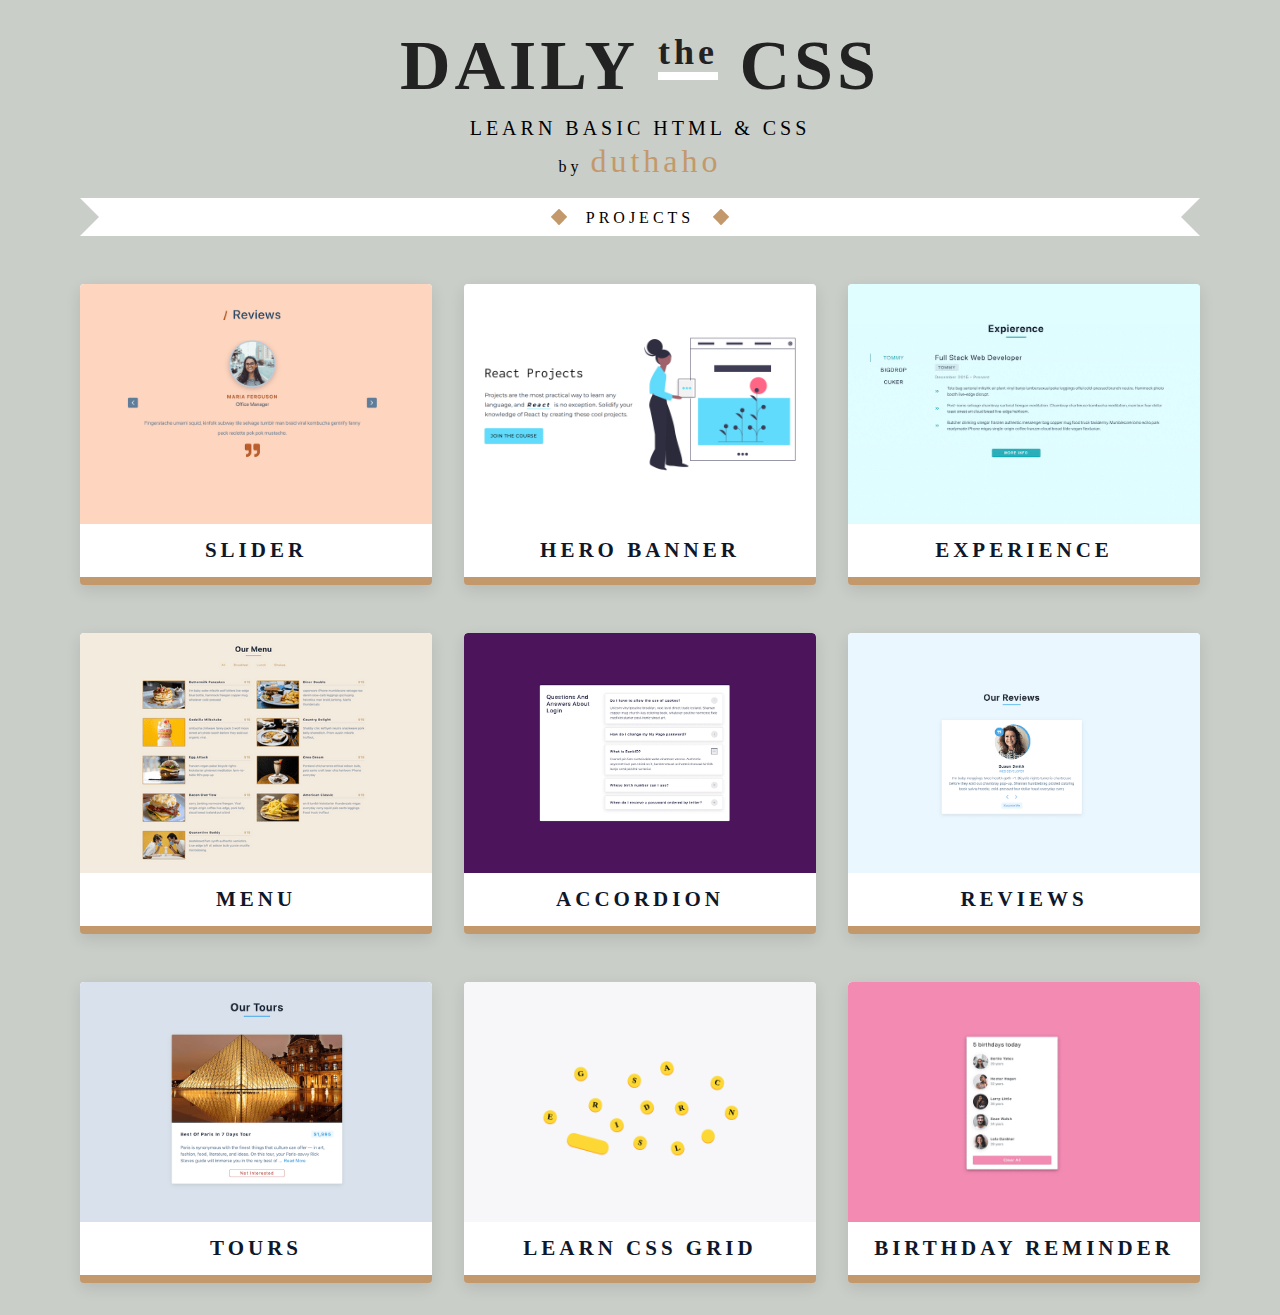
<file: index.html>
<!DOCTYPE html>
<html lang="en">
  <head>
    <meta charset="UTF-8" />
    <meta name="viewport" content="width=device-width, initial-scale=1.0" />
    <link href="favicon.ico" rel="icon" />
    <link rel="stylesheet" href="./00-base/base.css" />
    <link rel="stylesheet" href="./00-base/style.css" />
    <title>duthaho's css</title>
  </head>

  <body>
    <main class="page">
      <header class="hero">
        <h1>
          <a href="" title="Daily the CSS"> Daily <span>the</span> CSS </a>
        </h1>
        <div class="description">learn basic HTML & CSS</div>
        <div class="author">by <span>duthaho</span></div>
      </header>
      <section class="about">
        <img src="./bullet.png" alt="Projects" />
        <span>Projects</span>
        <img src="./bullet.png" alt="Projects" />
      </section>
      <section class="content">
        <a class="article" href="./09-slider/index.html">
          <div class="image">
            <img src="./09-slider/design.png" alt="Slider" />
          </div>
          <div class="info">
            <h1 class="title">Slider</h1>
          </div>
        </a>
        <a class="article" href="./08-banner/index.html">
          <div class="image">
            <img src="./08-banner/design.png" alt="Hero Banner" />
          </div>
          <div class="info">
            <h1 class="title">Hero Banner</h1>
          </div>
        </a>
        <a class="article" href="./07-experience/index.html">
          <div class="image">
            <img src="./07-experience/design.png" alt="Experience" />
          </div>
          <div class="info">
            <h1 class="title">Experience</h1>
          </div>
        </a>
        <a class="article" href="./06-menu/index.html">
          <div class="image">
            <img src="./06-menu/design.png" alt="Menu" />
          </div>
          <div class="info">
            <h1 class="title">Menu</h1>
          </div>
        </a>
        <a class="article" href="./05-accordion/index.html">
          <div class="image">
            <img src="./05-accordion/design.png" alt="Accordion" />
          </div>
          <div class="info">
            <h1 class="title">Accordion</h1>
          </div>
        </a>
        <a class="article" href="./04-reviews/index.html">
          <div class="image">
            <img src="./04-reviews/design.png" alt="Reviews" />
          </div>
          <div class="info">
            <h1 class="title">Reviews</h1>
          </div>
        </a>
        <a class="article" href="./03-tours/index.html">
          <div class="image">
            <img src="./03-tours/design.png" alt="Tours" />
          </div>
          <div class="info">
            <h1 class="title">Tours</h1>
          </div>
        </a>
        <a class="article" href="./02-learn-css-grid/index.html">
          <div class="image">
            <img src="./02-learn-css-grid/design.png" alt="Learn CSS Grid" />
          </div>
          <div class="info">
            <h1 class="title">Learn CSS Grid</h1>
          </div>
        </a>
        <a class="article" href="./01-birthday-reminder/index.html">
          <div class="image">
            <img
              src="./01-birthday-reminder/design.png"
              alt="Birthday Reminder"
            />
          </div>
          <div class="info">
            <h1 class="title">Birthday Reminder</h1>
          </div>
        </a>
      </section>
    </main>
  </body>
</html>
</file>
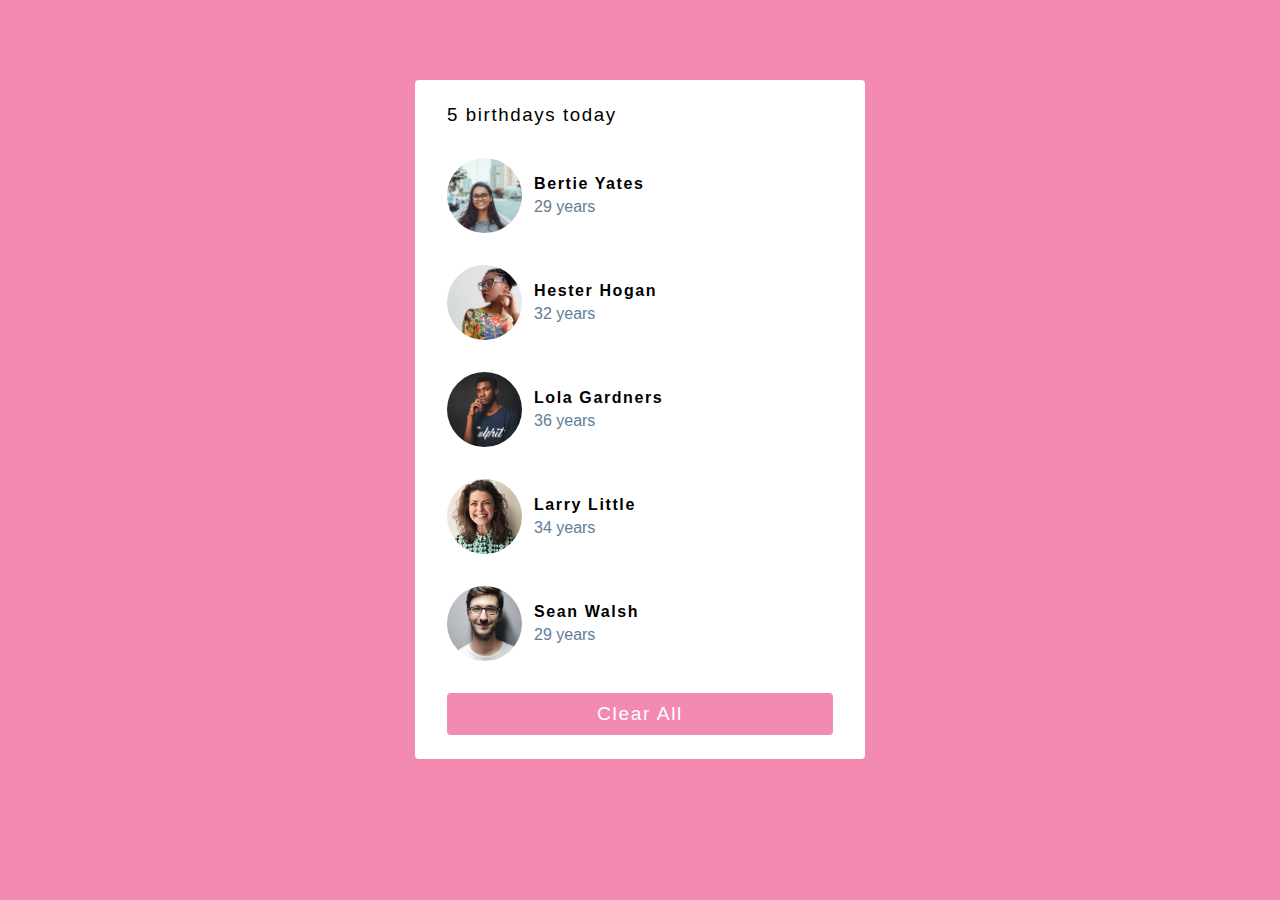
<file: 01-birthday-reminder/index.html>
<!DOCTYPE html>
<html lang="en">
  <head>
    <meta charset="UTF-8" />
    <meta name="viewport" content="width=device-width, initial-scale=1.0" />
    <link rel="stylesheet" href="../00-base/base.css" />
    <link rel="stylesheet" href="./style.css" />
    <link href="../favicon.ico" rel="icon" />
    <title>Birthday Reminder</title>
  </head>

  <body>
    <main>
      <section class="container">
        <h3 class="title">5 birthdays today</h3>
        <article class="persons">
          <div class="person">
            <img src="./img/person1.jpg" alt="Bertie Yates" class="avatar" />
            <div class="info">
              <h4 class="name">Bertie Yates</h4>
              <div class="age">29 years</div>
            </div>
          </div>
          <div class="person">
            <img src="./img/person2.jpg" alt="Hester Hogan" class="avatar" />
            <div class="info">
              <h4 class="name">Hester Hogan</h4>
              <div class="age">32 years</div>
            </div>
          </div>
          <div class="person">
            <img src="./img/person3.jpg" alt="Lola Gardner" class="avatar" />
            <div class="info">
              <h4 class="name">Lola Gardners</h4>
              <div class="age">36 years</div>
            </div>
          </div>
          <div class="person">
            <img src="./img/person4.jpg" alt="Larry Little" class="avatar" />
            <div class="info">
              <h4 class="name">Larry Little</h4>
              <div class="age">34 years</div>
            </div>
          </div>
          <div class="person">
            <img src="./img/person5.jpg" alt="Sean Walsh" class="avatar" />
            <div class="info">
              <h4 class="name">Sean Walsh</h4>
              <div class="age">29 years</div>
            </div>
          </div>
        </article>
        <button class="clear">clear all</button>
      </section>
    </main>
  </body>
</html>
</file>
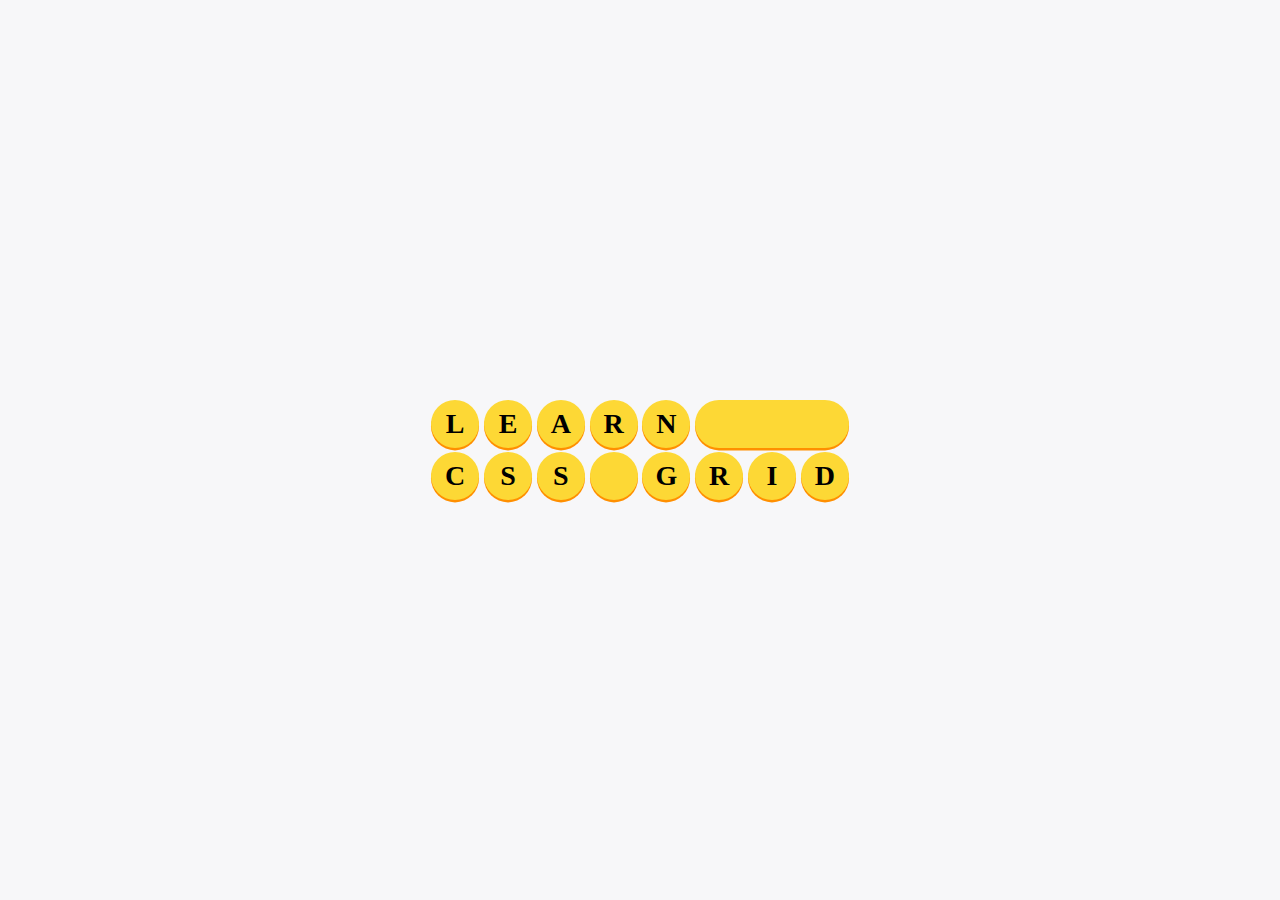
<file: 02-learn-css-grid/index.html>
<!DOCTYPE html>
<html lang="en">
  <head>
    <meta charset="UTF-8" />
    <meta http-equiv="X-UA-Compatible" content="IE=edge" />
    <meta name="viewport" content="width=device-width, initial-scale=1.0" />
    <link rel="stylesheet" href="../00-base/base.css" />
    <link rel="stylesheet" href="./style.css" />
    <link href="../favicon.ico" rel="icon" />
    <title>Learn CSS Grid</title>
  </head>
  <body>
    <div class="main">
      <div class="content">
        <span>L</span>
        <span>e</span>
        <span>a</span>
        <span>r</span>
        <span>n</span>
        <span class="span-1">&nbsp;</span>
        <span>C</span>
        <span>S</span>
        <span>S</span>
        <span class="span-2">&nbsp;</span>
        <span>G</span>
        <span>r</span>
        <span>i</span>
        <span>d</span>
      </div>
    </div>
  </body>
</html>
</file>
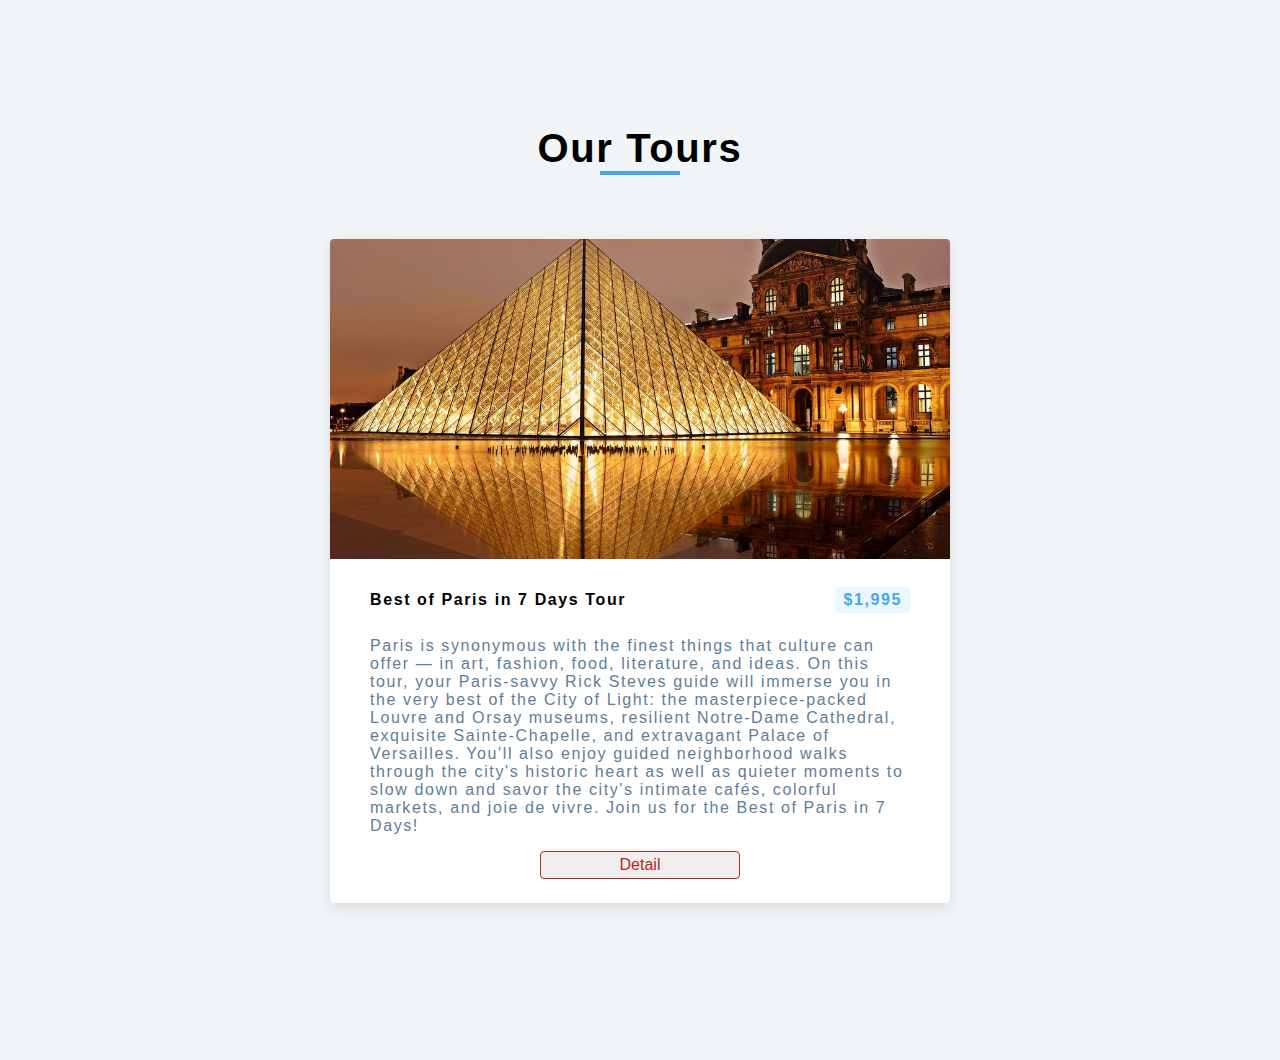
<file: 03-tours/index.html>
<!DOCTYPE html>
<html lang="en">
  <head>
    <meta charset="UTF-8" />
    <meta http-equiv="X-UA-Compatible" content="IE=edge" />
    <meta name="viewport" content="width=device-width, initial-scale=1.0" />
    <link rel="stylesheet" href="../00-base/base.css" />
    <link rel="stylesheet" href="./style.css" />
    <link rel="icon" href="../favicon.ico" />
    <title>Tours</title>
  </head>
  <body>
    <main class="main">
      <section>
        <div class="title">
          <h2>Our Tours</h2>
          <div class="underline"></div>
        </div>
        <div class="tours">
          <article class="tour">
            <img src="./img/paris.jpg" alt="Best of Paris in 7 Days Tour" />
            <footer>
              <div class="info">
                <h4>Best of Paris in 7 Days Tour</h4>
                <h4 class="money">$1,995</h4>
              </div>
              <p>
                Paris is synonymous with the finest things that culture can
                offer — in art, fashion, food, literature, and ideas. On this
                tour, your Paris-savvy Rick Steves guide will immerse you in the
                very best of the City of Light: the masterpiece-packed Louvre
                and Orsay museums, resilient Notre-Dame Cathedral, exquisite
                Sainte-Chapelle, and extravagant Palace of Versailles. You'll
                also enjoy guided neighborhood walks through the city's historic
                heart as well as quieter moments to slow down and savor the
                city's intimate cafés, colorful markets, and joie de vivre. Join
                us for the Best of Paris in 7 Days!
              </p>
              <button>Detail</button>
            </footer>
          </article>
        </div>
      </section>
    </main>
  </body>
</html>
</file>
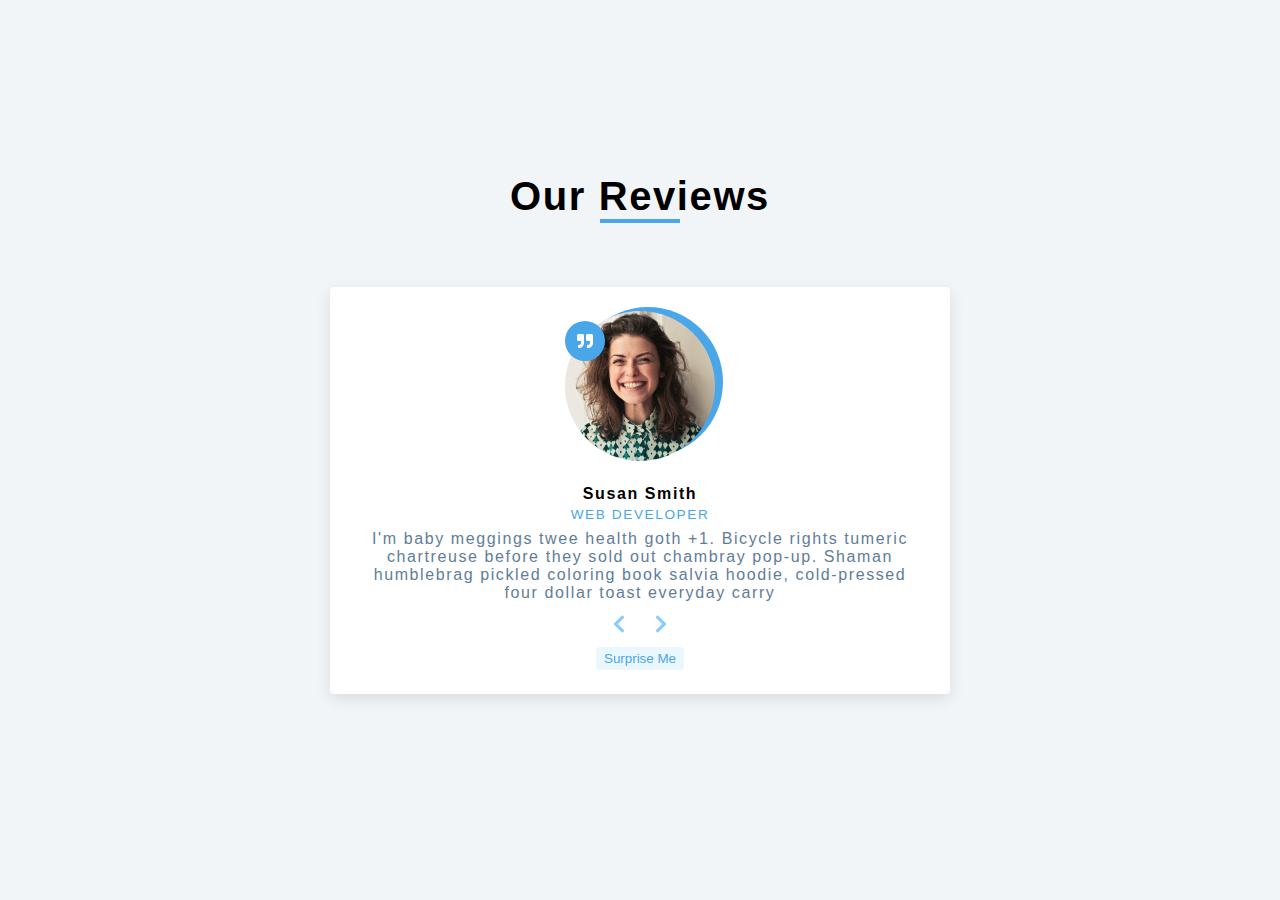
<file: 04-reviews/index.html>
<!DOCTYPE html>
<html lang="en">
  <head>
    <meta charset="UTF-8" />
    <meta http-equiv="X-UA-Compatible" content="IE=edge" />
    <meta name="viewport" content="width=device-width, initial-scale=1.0" />
    <link rel="stylesheet" href="../00-base/base.css" />
    <link rel="stylesheet" href="./style.css" />
    <link rel="icon" href="../favicon.ico" />
    <title>Our Reviews</title>
  </head>
  <body>
    <main class="main">
      <section>
        <div class="title">
          <h2>Our Reviews</h2>
          <div class="underline"></div>
        </div>
        <article class="review">
          <div class="image">
            <img src="./img/person-1.jpg" alt="Person 1" />
            <span class="icon">
              <svg
                stroke="currentColor"
                fill="currentColor"
                stroke-width="0"
                viewBox="0 0 512 512"
                height="1em"
                width="1em"
                xmlns="http://www.w3.org/2000/svg"
              >
                <path
                  d="M464 32H336c-26.5 0-48 21.5-48 48v128c0 26.5 21.5 48 48 48h80v64c0 35.3-28.7 64-64 64h-8c-13.3 0-24 10.7-24 24v48c0 13.3 10.7 24 24 24h8c88.4 0 160-71.6 160-160V80c0-26.5-21.5-48-48-48zm-288 0H48C21.5 32 0 53.5 0 80v128c0 26.5 21.5 48 48 48h80v64c0 35.3-28.7 64-64 64h-8c-13.3 0-24 10.7-24 24v48c0 13.3 10.7 24 24 24h8c88.4 0 160-71.6 160-160V80c0-26.5-21.5-48-48-48z"
                ></path>
              </svg>
            </span>
          </div>
          <h4 class="author">susan smith</h4>
          <p class="job">web developer</p>
          <p class="info">
            I'm baby meggings twee health goth +1. Bicycle rights tumeric
            chartreuse before they sold out chambray pop-up. Shaman humblebrag
            pickled coloring book salvia hoodie, cold-pressed four dollar toast
            everyday carry
          </p>
          <div class="slide">
            <button class="left">
              <svg
                stroke="currentColor"
                fill="currentColor"
                stroke-width="0"
                viewBox="0 0 320 512"
                height="1em"
                width="1em"
                xmlns="http://www.w3.org/2000/svg"
              >
                <path
                  d="M34.52 239.03L228.87 44.69c9.37-9.37 24.57-9.37 33.94 0l22.67 22.67c9.36 9.36 9.37 24.52.04 33.9L131.49 256l154.02 154.75c9.34 9.38 9.32 24.54-.04 33.9l-22.67 22.67c-9.37 9.37-24.57 9.37-33.94 0L34.52 272.97c-9.37-9.37-9.37-24.57 0-33.94z"
                ></path>
              </svg>
            </button>
            <button class="right">
              <svg
                stroke="currentColor"
                fill="currentColor"
                stroke-width="0"
                viewBox="0 0 320 512"
                height="1em"
                width="1em"
                xmlns="http://www.w3.org/2000/svg"
              >
                <path
                  d="M285.476 272.971L91.132 467.314c-9.373 9.373-24.569 9.373-33.941 0l-22.667-22.667c-9.357-9.357-9.375-24.522-.04-33.901L188.505 256 34.484 101.255c-9.335-9.379-9.317-24.544.04-33.901l22.667-22.667c9.373-9.373 24.569-9.373 33.941 0L285.475 239.03c9.373 9.372 9.373 24.568.001 33.941z"
                ></path>
              </svg>
            </button>
          </div>
          <button class="surprise">surprise me</button>
        </article>
      </section>
    </main>
  </body>
</html>
</file>
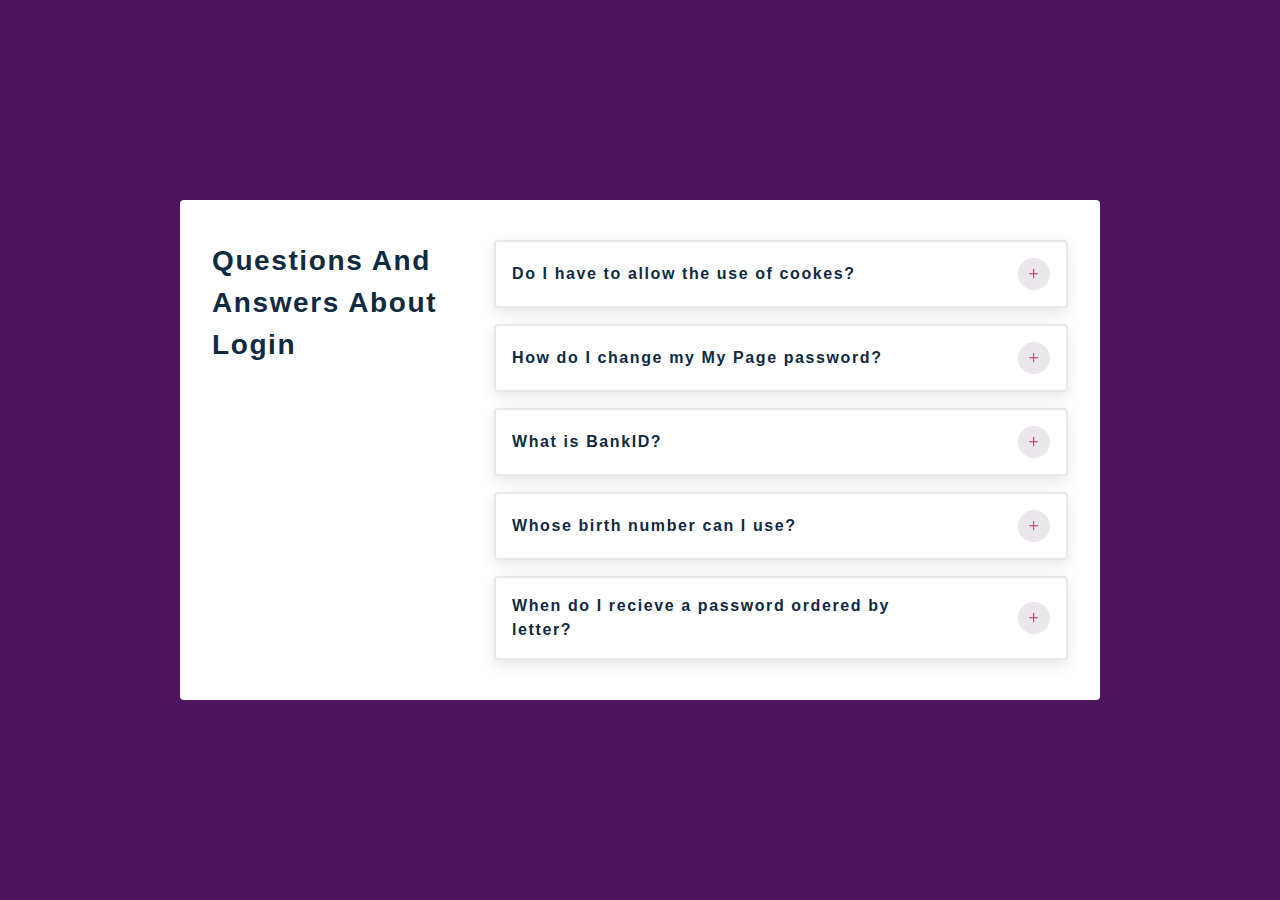
<file: 05-accordion/index.html>
<!DOCTYPE html>
<html lang="en">
  <head>
    <meta charset="UTF-8" />
    <meta http-equiv="X-UA-Compatible" content="IE=edge" />
    <meta name="viewport" content="width=device-width, initial-scale=1.0" />
    <link rel="stylesheet" href="../00-base/base.css" />
    <link rel="stylesheet" href="./style.css" />
    <link rel="icon" href="../favicon.ico" />
    <title>Accordion</title>
  </head>
  <body>
    <main class="main">
      <div class="container">
        <h3>questions and answers about login</h3>
        <section class="info">
          <article class="question">
            <h4>Do I have to allow the use of cookes?</h4>
            <button class="btn">
              <svg
                stroke="currentColor"
                fill="currentColor"
                stroke-width="0"
                t="1551322312294"
                viewBox="0 0 1024 1024"
                version="1.1"
                pId="10297"
                height="1em"
                width="1em"
                xmlns="http://www.w3.org/2000/svg"
              >
                <defs></defs>
                <path
                  d="M474 152m8 0l60 0q8 0 8 8l0 704q0 8-8 8l-60 0q-8 0-8-8l0-704q0-8 8-8Z"
                  pId="10298"
                ></path>
                <path
                  d="M168 474m8 0l672 0q8 0 8 8l0 60q0 8-8 8l-672 0q-8 0-8-8l0-60q0-8 8-8Z"
                  pId="10299"
                ></path>
              </svg>
            </button>
          </article>
          <article class="question">
            <h4>How do I change my My Page password?</h4>
            <button class="btn">
              <svg
                stroke="currentColor"
                fill="currentColor"
                stroke-width="0"
                t="1551322312294"
                viewBox="0 0 1024 1024"
                version="1.1"
                pId="10297"
                height="1em"
                width="1em"
                xmlns="http://www.w3.org/2000/svg"
              >
                <defs></defs>
                <path
                  d="M474 152m8 0l60 0q8 0 8 8l0 704q0 8-8 8l-60 0q-8 0-8-8l0-704q0-8 8-8Z"
                  pId="10298"
                ></path>
                <path
                  d="M168 474m8 0l672 0q8 0 8 8l0 60q0 8-8 8l-672 0q-8 0-8-8l0-60q0-8 8-8Z"
                  pId="10299"
                ></path>
              </svg>
            </button>
          </article>
          <article class="question">
            <h4>What is BankID?</h4>
            <button class="btn">
              <svg
                stroke="currentColor"
                fill="currentColor"
                stroke-width="0"
                t="1551322312294"
                viewBox="0 0 1024 1024"
                version="1.1"
                pId="10297"
                height="1em"
                width="1em"
                xmlns="http://www.w3.org/2000/svg"
              >
                <defs></defs>
                <path
                  d="M474 152m8 0l60 0q8 0 8 8l0 704q0 8-8 8l-60 0q-8 0-8-8l0-704q0-8 8-8Z"
                  pId="10298"
                ></path>
                <path
                  d="M168 474m8 0l672 0q8 0 8 8l0 60q0 8-8 8l-672 0q-8 0-8-8l0-60q0-8 8-8Z"
                  pId="10299"
                ></path>
              </svg>
            </button>
          </article>
          <article class="question">
            <h4>Whose birth number can I use?</h4>
            <button class="btn">
              <svg
                stroke="currentColor"
                fill="currentColor"
                stroke-width="0"
                t="1551322312294"
                viewBox="0 0 1024 1024"
                version="1.1"
                pId="10297"
                height="1em"
                width="1em"
                xmlns="http://www.w3.org/2000/svg"
              >
                <defs></defs>
                <path
                  d="M474 152m8 0l60 0q8 0 8 8l0 704q0 8-8 8l-60 0q-8 0-8-8l0-704q0-8 8-8Z"
                  pId="10298"
                ></path>
                <path
                  d="M168 474m8 0l672 0q8 0 8 8l0 60q0 8-8 8l-672 0q-8 0-8-8l0-60q0-8 8-8Z"
                  pId="10299"
                ></path>
              </svg>
            </button>
          </article>
          <article class="question">
            <h4>When do I recieve a password ordered by letter?</h4>
            <button class="btn">
              <svg
                stroke="currentColor"
                fill="currentColor"
                stroke-width="0"
                t="1551322312294"
                viewBox="0 0 1024 1024"
                version="1.1"
                pId="10297"
                height="1em"
                width="1em"
                xmlns="http://www.w3.org/2000/svg"
              >
                <defs></defs>
                <path
                  d="M474 152m8 0l60 0q8 0 8 8l0 704q0 8-8 8l-60 0q-8 0-8-8l0-704q0-8 8-8Z"
                  pId="10298"
                ></path>
                <path
                  d="M168 474m8 0l672 0q8 0 8 8l0 60q0 8-8 8l-672 0q-8 0-8-8l0-60q0-8 8-8Z"
                  pId="10299"
                ></path>
              </svg>
            </button>
          </article>
        </section>
      </div>
    </main>
  </body>
</html>
</file>
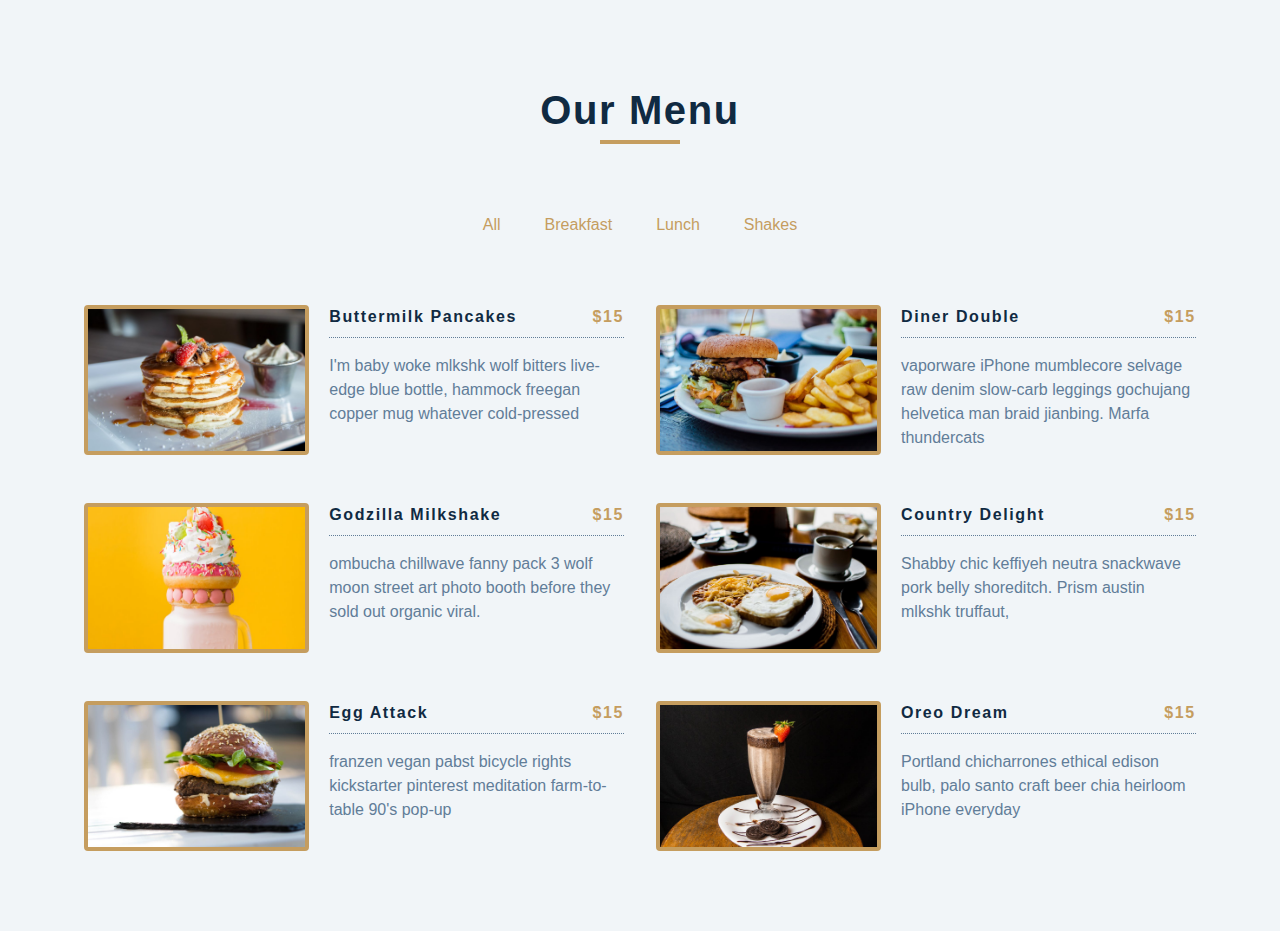
<file: 06-menu/index.html>
<!DOCTYPE html>
<html lang="en">
  <head>
    <meta charset="UTF-8" />
    <meta http-equiv="X-UA-Compatible" content="IE=edge" />
    <meta name="viewport" content="width=device-width, initial-scale=1.0" />
    <link rel="stylesheet" href="../00-base/base.css" />
    <link rel="stylesheet" href="./style.css" />
    <link rel="icon" href="../favicon.ico" />
    <title>Menu</title>
  </head>
  <body>
    <main class="main">
      <section class="menu section">
        <div class="title">
          <h2>our menu</h2>
          <div class="underline"></div>
        </div>
        <div class="btn-container">
          <button type="button" class="filter-btn">all</button
          ><button type="button" class="filter-btn">breakfast</button
          ><button type="button" class="filter-btn">lunch</button
          ><button type="button" class="filter-btn">shakes</button>
        </div>
        <div class="section-center">
          <article class="menu-item">
            <img
              src="./img/item-1.jpeg"
              alt="buttermilk pancakes"
              class="photo"
            />
            <div class="item-info">
              <header>
                <h4>buttermilk pancakes</h4>
                <h4 class="price">$15</h4>
              </header>
              <p class="item-text">
                I'm baby woke mlkshk wolf bitters live-edge blue bottle, hammock
                freegan copper mug whatever cold-pressed
              </p>
            </div>
          </article>
          <article class="menu-item">
            <img src="./img/item-2.jpeg" alt="diner double" class="photo" />
            <div class="item-info">
              <header>
                <h4>diner double</h4>
                <h4 class="price">$15</h4>
              </header>
              <p class="item-text">
                vaporware iPhone mumblecore selvage raw denim slow-carb leggings
                gochujang helvetica man braid jianbing. Marfa thundercats
              </p>
            </div>
          </article>
          <article class="menu-item">
            <img
              src="./img/item-3.jpeg"
              alt="godzilla milkshake"
              class="photo"
            />
            <div class="item-info">
              <header>
                <h4>godzilla milkshake</h4>
                <h4 class="price">$15</h4>
              </header>
              <p class="item-text">
                ombucha chillwave fanny pack 3 wolf moon street art photo booth
                before they sold out organic viral.
              </p>
            </div>
          </article>
          <article class="menu-item">
            <img src="./img/item-4.jpeg" alt="country delight" class="photo" />
            <div class="item-info">
              <header>
                <h4>country delight</h4>
                <h4 class="price">$15</h4>
              </header>
              <p class="item-text">
                Shabby chic keffiyeh neutra snackwave pork belly shoreditch.
                Prism austin mlkshk truffaut,
              </p>
            </div>
          </article>
          <article class="menu-item">
            <img src="./img/item-5.jpeg" alt="egg attack" class="photo" />
            <div class="item-info">
              <header>
                <h4>egg attack</h4>
                <h4 class="price">$15</h4>
              </header>
              <p class="item-text">
                franzen vegan pabst bicycle rights kickstarter pinterest
                meditation farm-to-table 90's pop-up
              </p>
            </div>
          </article>
          <article class="menu-item">
            <img src="./img/item-6.jpeg" alt="oreo dream" class="photo" />
            <div class="item-info">
              <header>
                <h4>oreo dream</h4>
                <h4 class="price">$15</h4>
              </header>
              <p class="item-text">
                Portland chicharrones ethical edison bulb, palo santo craft beer
                chia heirloom iPhone everyday
              </p>
            </div>
          </article>
        </div>
      </section>
    </main>
  </body>
</html>
</file>
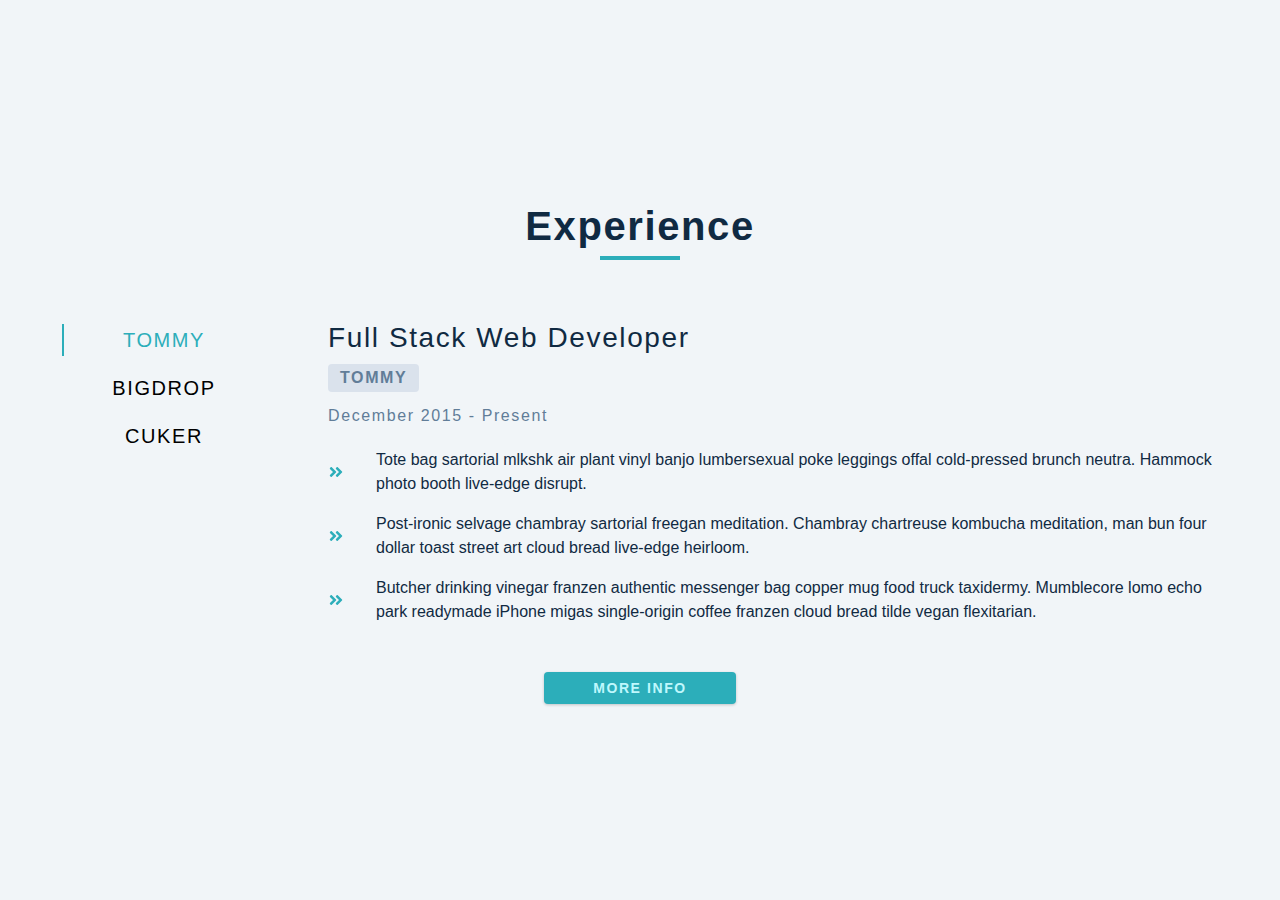
<file: 07-experience/index.html>
<!DOCTYPE html>
<html lang="en">
  <head>
    <meta charset="UTF-8" />
    <meta http-equiv="X-UA-Compatible" content="IE=edge" />
    <meta name="viewport" content="width=device-width, initial-scale=1.0" />
    <link rel="stylesheet" href="../00-base/base.css" />
    <link rel="stylesheet" href="./style.css" />
    <link rel="icon" href="../favicon.ico" />
    <title>Experience</title>
  </head>
  <body>
    <main class="main">
      <section class="section">
        <div class="title">
          <h2>experience</h2>
          <div class="underline"></div>
        </div>
        <div class="jobs-center">
          <div class="btn-container">
            <button class="job-btn active-btn">TOMMY</button
            ><button class="job-btn false">BIGDROP</button
            ><button class="job-btn false">CUKER</button>
          </div>
          <article class="job-info">
            <h3>Full Stack Web Developer</h3>
            <h4>TOMMY</h4>
            <p class="job-date">December 2015 - Present</p>
            <div class="job-desc">
              <svg
                stroke="currentColor"
                fill="currentColor"
                stroke-width="0"
                viewBox="0 0 448 512"
                class="job-icon"
                height="1em"
                width="1em"
                xmlns="http://www.w3.org/2000/svg"
              >
                <path
                  d="M224.3 273l-136 136c-9.4 9.4-24.6 9.4-33.9 0l-22.6-22.6c-9.4-9.4-9.4-24.6 0-33.9l96.4-96.4-96.4-96.4c-9.4-9.4-9.4-24.6 0-33.9L54.3 103c9.4-9.4 24.6-9.4 33.9 0l136 136c9.5 9.4 9.5 24.6.1 34zm192-34l-136-136c-9.4-9.4-24.6-9.4-33.9 0l-22.6 22.6c-9.4 9.4-9.4 24.6 0 33.9l96.4 96.4-96.4 96.4c-9.4 9.4-9.4 24.6 0 33.9l22.6 22.6c9.4 9.4 24.6 9.4 33.9 0l136-136c9.4-9.2 9.4-24.4 0-33.8z"
                ></path>
              </svg>
              <p>
                Tote bag sartorial mlkshk air plant vinyl banjo lumbersexual
                poke leggings offal cold-pressed brunch neutra. Hammock photo
                booth live-edge disrupt.
              </p>
            </div>
            <div class="job-desc">
              <svg
                stroke="currentColor"
                fill="currentColor"
                stroke-width="0"
                viewBox="0 0 448 512"
                class="job-icon"
                height="1em"
                width="1em"
                xmlns="http://www.w3.org/2000/svg"
              >
                <path
                  d="M224.3 273l-136 136c-9.4 9.4-24.6 9.4-33.9 0l-22.6-22.6c-9.4-9.4-9.4-24.6 0-33.9l96.4-96.4-96.4-96.4c-9.4-9.4-9.4-24.6 0-33.9L54.3 103c9.4-9.4 24.6-9.4 33.9 0l136 136c9.5 9.4 9.5 24.6.1 34zm192-34l-136-136c-9.4-9.4-24.6-9.4-33.9 0l-22.6 22.6c-9.4 9.4-9.4 24.6 0 33.9l96.4 96.4-96.4 96.4c-9.4 9.4-9.4 24.6 0 33.9l22.6 22.6c9.4 9.4 24.6 9.4 33.9 0l136-136c9.4-9.2 9.4-24.4 0-33.8z"
                ></path>
              </svg>
              <p>
                Post-ironic selvage chambray sartorial freegan meditation.
                Chambray chartreuse kombucha meditation, man bun four dollar
                toast street art cloud bread live-edge heirloom.
              </p>
            </div>
            <div class="job-desc">
              <svg
                stroke="currentColor"
                fill="currentColor"
                stroke-width="0"
                viewBox="0 0 448 512"
                class="job-icon"
                height="1em"
                width="1em"
                xmlns="http://www.w3.org/2000/svg"
              >
                <path
                  d="M224.3 273l-136 136c-9.4 9.4-24.6 9.4-33.9 0l-22.6-22.6c-9.4-9.4-9.4-24.6 0-33.9l96.4-96.4-96.4-96.4c-9.4-9.4-9.4-24.6 0-33.9L54.3 103c9.4-9.4 24.6-9.4 33.9 0l136 136c9.5 9.4 9.5 24.6.1 34zm192-34l-136-136c-9.4-9.4-24.6-9.4-33.9 0l-22.6 22.6c-9.4 9.4-9.4 24.6 0 33.9l96.4 96.4-96.4 96.4c-9.4 9.4-9.4 24.6 0 33.9l22.6 22.6c9.4 9.4 24.6 9.4 33.9 0l136-136c9.4-9.2 9.4-24.4 0-33.8z"
                ></path>
              </svg>
              <p>
                Butcher drinking vinegar franzen authentic messenger bag copper
                mug food truck taxidermy. Mumblecore lomo echo park readymade
                iPhone migas single-origin coffee franzen cloud bread tilde
                vegan flexitarian.
              </p>
            </div>
          </article>
        </div>
        <button type="button" class="btn">more info</button>
      </section>
    </main>
  </body>
</html>
</file>
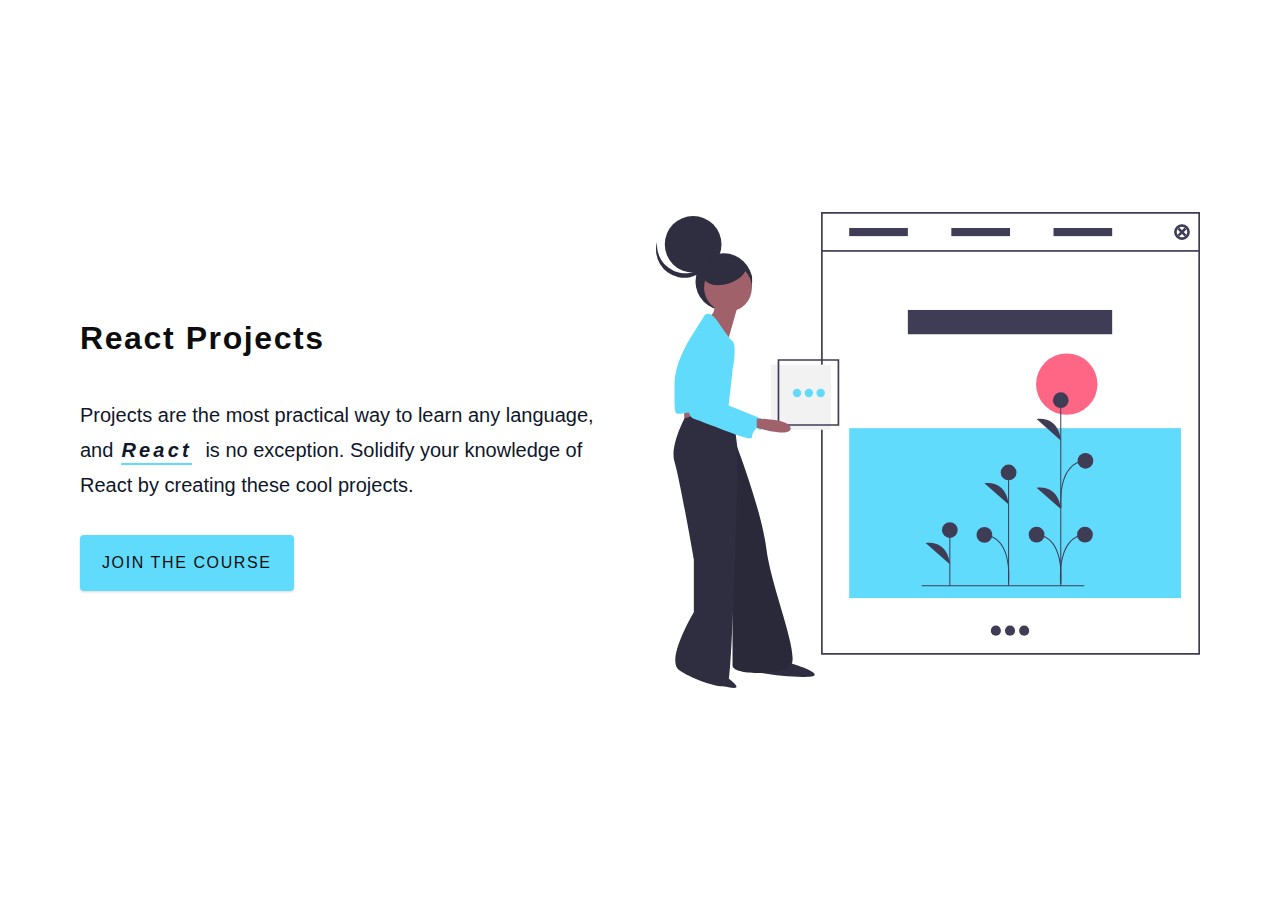
<file: 08-banner/index.html>
<!DOCTYPE html>
<html lang="en">
  <head>
    <meta charset="UTF-8" />
    <meta http-equiv="X-UA-Compatible" content="IE=edge" />
    <meta name="viewport" content="width=device-width, initial-scale=1.0" />
    <link rel="stylesheet" href="../00-base/base.css" />
    <link rel="stylesheet" href="./style.css" />
    <link rel="icon" href="../favicon.ico" />
    <title>Hero Banner</title>
  </head>
  <body>
    <main class="main">
      <div class="wrapper">
        <div class="hero-center">
          <div class="hero-title">
            <h1>React Projects</h1>
            <p>
              Projects are the most practical way to learn any language,
              and<span> React </span> is no exception. Solidify your knowledge
              of React by creating these cool projects.
            </p>
            <a
              href="https://duthaho.github.io/daily-css/"
              target="_blank"
              rel="noreferrer"
              class="btn hero-btn"
              >join the course</a
            >
          </div>
          <img src="./img/download.svg" alt="web development" class="img" />
        </div>
      </div>
    </main>
  </body>
</html>
</file>
<file: 00-base/base.css>
:root {
  --color-white: #fff;
  --color-pink: #f28ab2;
  --color-grey-1: #c9cec9;
  --color-grey-5: #617d98;
  --color-grey-10: #f1f5f8;
  --color-black: #222;
  --color-primary: #c3996b;

  --spacing: 0.1rem;
  --spacing-large: 0.25rem;

  --font-weight-small: 400;

  --font-size-large: 1.2rem;

  --transition: all 0.3s linear;

  --radius: 0.25rem;
}

*,
::after,
::before {
  margin: 0;
  padding: 0;
  box-sizing: border-box;
}

.main {
  display: flex;
  align-items: center;
  justify-content: center;
  min-height: 100vh;
}

div.title {
  text-align: center;
  margin-bottom: 4rem;
}

div.title > h2 {
  text-transform: capitalize;
  font-size: 2.5rem;
  letter-spacing: var(--spacing);
}

.underline {
  height: 0.25rem;
  width: 5rem;
  margin: 0 auto;
}
</file>
<file: 00-base/style.css>
body {
  background: var(--color-grey-1);
  line-height: 25px;
}

.page {
  margin: 0 auto 2rem;
  width: 90vw;
  max-width: 1120px;
}

.hero h1 {
  text-align: center;
  font-size: 70px;
  letter-spacing: var(--spacing-large);
  text-transform: uppercase;
  line-height: 68px;
  margin-top: 2rem;
  margin-bottom: 1rem;
}

.hero a {
  text-decoration: none;
  transition: var(--transition);
  color: var(--color-black);
}

.hero a:hover {
  color: var(--color-primary);
}

.hero a span {
  text-transform: lowercase;
  font-size: 36px;
  position: relative;
  top: -25px;
  border-bottom: 8px solid var(--color-white);
  line-height: 10px;
  padding-bottom: 0px;
}

.description {
  text-transform: uppercase;
  text-align: center;
  font-size: 20px;
  letter-spacing: var(--spacing-large);
  margin-bottom: 0.5rem;
}

.author {
  text-align: center;
  font-size: 16px;
  letter-spacing: var(--spacing-large);
  margin-bottom: 1.2rem;
}

.author span {
  color: var(--color-primary);
  font-size: 2rem;
}

.about {
  border-top: 1.2rem solid #fff;
  border-bottom: 1.2rem solid #fff;
  border-left: 1.2rem solid transparent;
  border-right: 1.2rem solid transparent;
  height: 0;
  display: flex;
  justify-content: center;
  align-items: center;
  margin-bottom: 3rem;
}

.about span {
  text-transform: uppercase;
  cursor: pointer;
  margin: 0 1.2rem;
  letter-spacing: var(--spacing-large);
}

.content {
  display: grid;
  gap: 3rem 2rem;
  grid-template-columns: repeat(auto-fill, minmax(330px, 1fr));
}

.content .article {
  background: #fff;
  border-radius: 0.25rem;
  box-shadow: 0 5px 15px rgba(0, 0, 0, 0.1);
  transition: 0.3s ease-in-out all;
  overflow: hidden;
  text-decoration: none;
  max-width: 90vw;
  border-bottom: 8px solid var(--color-primary);
}

.content .article:hover {
  transform: scale(1.05);
  box-shadow: rgba(0, 0, 0, 0.1) 0px 4px 6px -1px,
    rgba(0, 0, 0, 0.06) 0px 2px 4px -1px;
}

.image {
  height: 15rem;
  border-top-left-radius: 0.25rem;
  border-top-right-radius: 0.25rem;
  position: relative;
  overflow: hidden;
}

.image img {
  bottom: 0;
  height: 100%;
  left: 0;
  position: absolute;
  right: 0;
  top: 0;
  width: 100%;
  object-fit: cover;
}

.info {
  background: #fff;
  text-align: center;
}

.number {
  letter-spacing: var(--spacing);
}

.title {
  font-size: 21px;
  letter-spacing: 0.25rem;
  text-transform: uppercase;
  padding: 14px;
  text-align: center;
  color: #0f172a;
}
</file>
<file: 01-birthday-reminder/style.css>
body {
  background: var(--color-pink);
  font-family: -apple-system,BlinkMacSystemFont,"Segoe UI",Roboto,Oxygen,Ubuntu,Cantarell,"Open Sans","Helvetica Neue",sans-serif;
}

main {
  display: flex;
  justify-content: center;
  align-items: center;
}

.container {
  margin: 5rem 0;
  background: var(--color-white);
  padding: 1.5rem 2rem;
  max-width: 450px;
  width: 90vw;
  border-radius: .25rem;
}

.title {
  margin-bottom: 2rem;
  letter-spacing: var(--spacing);
  font-weight: var(--font-weight-small);

}

.person {
  display: flex;
  margin-bottom: 2rem;
}

.avatar {
  width: 75px;
  height: 75px;
  object-fit: cover;
  border-radius: 50%;
}

.info {
  margin-left: .75rem;
  display: flex;
  flex-direction: column;
  justify-content: center;
}

.name {
  margin-bottom: .35rem;
  letter-spacing: var(--spacing);
}

.age {
  color: var(--color-grey-5);
}

.clear {
  background: var(--color-pink);
  text-transform: capitalize;
  width: 100%;
  color: var(--color-white);
  border-color: transparent;
  padding: .5rem 0;
  font-size: var(--font-size-large);
  letter-spacing: var(--spacing);
  cursor: pointer;
  outline: none;
  border-radius: .25rem;
}
</file>
<file: 02-learn-css-grid/style.css>
body {
  background: #f7f7f9;
}

.main {
  height: 100vh;
  display: flex;
  justify-content: center;
  align-items: center;
}

.content {
  display: grid;
  grid-template-columns: repeat(8, 3rem);
  grid-auto-rows: 3rem;
  grid-gap: 0.3rem;
}

.content span {
  background: #fdd835;
  display: flex;
  justify-content: center;
  align-items: center;
  text-transform: capitalize;
  border-radius: 2rem;
  box-shadow: 0 0.15rem 0 #ff8f00;
  font-weight: 600;
  font-size: 1.75em;
  transition-duration: 0.3s;
  transition: transform 0.5s ease-in-out;
}

@media only screen and (min-width: 769px) {
  .content .span-1 {
    grid-column: 6 / span 3;
  }

  .content:hover span:first-of-type {
    transform: translate3d(20rem, 12rem, 0) rotate(-15deg);
  }

  .content:hover span:nth-of-type(2) {
    transform: translate3d(-12rem, 5rem, 0) rotate(7deg);
  }

  .content:hover span:nth-of-type(3) {
    transform: translate3d(11rem, -6rem, 0) rotate(-12deg);
  }

  .content:hover span:nth-of-type(4) {
    transform: translate3d(11rem, 3rem, 0) rotate(-17deg);
  }

  .content:hover span:nth-of-type(5) {
    transform: translate3d(19rem, 4rem, 0) rotate(11deg);
  }

  .content:hover span:nth-of-type(6) {
    transform: translate3d(-20rem, 11rem, 0) rotate(15deg);
  }

  .content:hover span:nth-of-type(7) {
    transform: translate3d(29rem, -6rem, 0) rotate(17deg);
  }

  .content:hover span:nth-of-type(8) {
    transform: translate3d(7rem, -6.5rem, 0) rotate(13deg);
  }

  .content:hover span:nth-of-type(9) {
    transform: translate3d(5rem, 7.5rem, 0) rotate(20deg);
  }

  .content:hover span:nth-of-type(10) {
    transform: translate3d(17rem, 6rem, 0) rotate(5deg);
  }

  .content:hover span:nth-of-type(11) {
    transform: translate3d(-15rem, -8rem, 0) rotate(-6deg);
  }

  .content:hover span:nth-of-type(12) {
    transform: translate3d(-15rem, -1rem, 0) rotate(10deg);
  }

  .content:hover span:nth-of-type(13) {
    transform: translate3d(-13.5rem, 3.5rem, 0) rotate(-20deg);
  }

  .content:hover span:nth-of-type(14) {
    transform: translate3d(-10rem, -0.5rem, 0) rotate(-26deg);
  }
}

@media only screen and (max-width: 768px) {
  .content {
    display: grid;
    grid-template-columns: repeat(6, 2.8rem);
    grid-auto-rows: 2.8rem;
    grid-gap: 0.3rem;
  }

  .content .span-2 {
    grid-column: 4 / span 3;
  }
}
</file>
<file: 03-tours/style.css>
body {
  background: #f1f5f8;
  font-family: -apple-system, BlinkMacSystemFont, 'Segoe UI', Roboto, Oxygen,
    Ubuntu, Cantarell, 'Open Sans', 'Helvetica Neue', sans-serif;
}

main {
  width: 90vw;
  max-width: 620px;
  margin: 5rem auto;
}

section {
  letter-spacing: var(--spacing);
}

.underline {
  background: #49a6e9;
}

.tour {
  background: #fff;
  border-radius: 0.25rem;
  box-shadow: 0 5px 15px rgba(0, 0, 0, 0.1);
  overflow: hidden;
  margin: 2rem 0;
  transition: var(--transition);
}

.tour:hover {
  box-shadow: 0 5px 15px rgba(0, 0, 0, 0.2);
}

.tour img {
  width: 100%;
  height: 20rem;
  object-fit: cover;
}

.tour footer {
  padding: 1.5rem 2.5rem;
}

.info {
  display: flex;
  justify-content: space-between;
  align-items: center;
  margin-bottom: 1.5rem;
}

.info .money {
  color: #49a6e9;
  background: #ebf7ff;
  padding: 0.25rem 0.5rem;
  border-radius: 0.25rem;
}

footer p {
  color: #617d98;
}

footer button {
  margin: 1rem auto 0;
  width: 200px;
  display: block;
  color: #bb2525;
  padding: 0.25rem 0.5rem;
  border: 1px solid #bb2525;
  border-radius: 0.25rem;
  font-size: 1rem;
  cursor: pointer;
  outline: none;
}

@media only screen and (max-width: 768px) {
  .title h2 {
    font-size: 2rem;
  }

  footer {
    font-size: 0.875rem;
  }
}
</file>
<file: 04-reviews/style.css>
body {
  background: #f1f5f8;
  font-family: -apple-system, BlinkMacSystemFont, 'Segoe UI', Roboto, Oxygen,
    Ubuntu, Cantarell, 'Open Sans', 'Helvetica Neue', sans-serif;
}

main {
  display: grid;
  place-items: center;
  height: 100vh;
}

section {
  width: 80vw;
  max-width: 620px;
  letter-spacing: var(--spacing);
}

.underline {
  background: #49a6e9;
}

.review {
  background: #fff;
  border-radius: 0.25rem;
  box-shadow: 0 5px 15px rgba(0, 0, 0, 0.1);
  overflow: hidden;
  margin: 2rem 0;
  padding: 1.5rem 2rem;
  display: flex;
  flex-direction: column;
  align-items: center;
  text-align: center;
  transition: var(--transition);
}

.review:hover {
  box-shadow: 0 5px 15px rgba(0, 0, 0, 0.2);
}

.image {
  width: 150px;
  height: 150px;
  margin: 0 auto 1.5rem;
  border-radius: 50%;
  position: relative;
}

.image img {
  width: 100%;
  height: 100%;
  border-radius: 50%;
  object-fit: cover;
  position: relative;
}

.image::before {
  content: '';
  width: 100%;
  height: 100%;
  background: #49a6e9;
  top: -0.25rem;
  right: -0.5rem;
  position: absolute;
  border-radius: 50%;
}

.icon {
  position: absolute;
  left: 0;
  top: 0;
  transform: translateY(25%);
  display: grid;
  place-items: center;
  width: 2.5rem;
  height: 2.5rem;
  color: #fff;
  background: #49a6e9;
  border-radius: 50%;
}

.author {
  text-transform: capitalize;
  margin-bottom: 0.25rem;
}

.job {
  text-transform: uppercase;
  margin-bottom: 0.5rem;
  color: #49a6e9;
  font-size: 0.85rem;
}

.info {
  margin-bottom: 0.75rem;
  color: #617d98;
}

.slide button {
  background: transparent;
  border: none;
  color: #8bcbf9;
  font-size: 1.25rem;
  cursor: pointer;
  outline: none;
  margin: 0 0.5rem;
  transition: var(--transition);
}

.slide button:hover {
  color: #49a6e9;
}

.surprise {
  margin-top: 0.5rem;
  padding: 0.25rem 0.5rem;
  background: #ebf7ff;
  text-transform: capitalize;
  color: #49a6e9;
  border-radius: 0.25rem;
  outline: none;
  border: none;
  cursor: pointer;
  transition: var(--transition);
}

.surprise:hover {
  background: #49a6e9;
  color: #063251;
}
</file>
<file: 05-accordion/style.css>
body {
  font-family: -apple-system, BlinkMacSystemFont, 'Segoe UI', Roboto, Oxygen,
    Ubuntu, Cantarell, 'Open Sans', 'Helvetica Neue', sans-serif;
  background: #4b145b;
  color: #102a42;
  line-height: 1.5;
  letter-spacing: var(--spacing);
}

.container {
  background: #fff;
  padding: 2.5rem 2rem;
  width: 90%;
  max-width: 920px;
  display: flex;
  border-radius: var(--radius);
  margin: 2rem auto;
}

.info {
  flex: 1;
}

.container > h3 {
  font-size: 1.75rem;
  text-transform: capitalize;
  margin-right: 2rem;
}

.question {
  border: 2px solid #eae6eb;
  padding: 1rem;
  display: flex;
  justify-content: space-between;
  align-items: center;
  box-shadow: 0 5px 15px rgba(0, 0, 0, 0.1);
  border-radius: var(--radius);
}

.question + .question {
  margin-top: 1rem;
}

.question h4 {
  max-width: 80%;
}

.btn {
  width: 2rem;
  height: 2rem;
  border-radius: 50%;
  border-color: transparent;
  display: flex;
  align-items: center;
  justify-content: center;
  cursor: pointer;
  outline: none;
  background: #eae6eb;
  color: #b4345c;
}

@media screen and (max-width: 800px) {
  .container {
    flex-direction: column;
  }

  .container > h3 {
    margin-right: 0;
    margin-bottom: 1rem;
  }
}

@media screen and (min-width: 801px) {
  .container > h3 {
    flex-basis: 250px;
  }
}
</file>
<file: 06-menu/style.css>
body {
  font-family: -apple-system, BlinkMacSystemFont, 'Segoe UI', Roboto, Oxygen,
    Ubuntu, Cantarell, 'Open Sans', 'Helvetica Neue', sans-serif;
  background: #f1f5f8;
  color: #102a42;
  line-height: 1.5;
}

.section {
  padding: 5rem 0;
  width: 95vw;
  max-width: 1170px;
}

.underline {
  background: #c59d5f;
}

.btn-container {
  display: flex;
  margin-bottom: 4rem;
  justify-content: center;
}

.btn-container button {
  color: #c59d5f;
  background: transparent;
  border-color: transparent;
  font-size: 1rem;
  padding: 0.35rem 0.75rem;
  text-transform: capitalize;
  transition: var(--transition);
  border-radius: var(--radius);
  cursor: pointer;
}

.btn-container button:hover {
  background: #c59d5f;
  color: #fff;
}

button + button {
  margin-left: 1rem;
}

.section-center {
  display: grid;
  gap: 3rem 2rem;
  width: 90%;
  margin: 0 auto;
  justify-items: center;
}

.menu-item {
  display: grid;
  grid-template-columns: 225px 1fr;
  gap: 0 1.25rem;
  max-width: 40rem;
}

.photo {
  width: 100%;
  height: 175px;
  object-fit: cover;
  border: 0.25rem solid #c59d5f;
  border-radius: var(--radius);
}

.item-info > header {
  display: flex;
  justify-content: space-between;
  padding-bottom: 0.5rem;
  border-bottom: 1px dotted #617d98;
}

header > h4 {
  text-transform: capitalize;
  letter-spacing: 0.1rem;
}

h4.price {
  color: #c59d5f;
}

.item-text {
  margin-top: 1rem;
  color: #617d98;
}

@media screen and (min-width: 1200px) {
  .section-center {
    width: 95%;
    grid-template-columns: 1fr 1fr;
  }

  .photo {
    height: 150px;
  }
}

@media screen and (max-width: 800px) {
  .menu-item {
    max-width: 25rem;
    gap: 1rem 2rem;
    grid-template-columns: unset;
  }

  .photo {
    height: 200px;
  }

  .item-info {
    font-size: 0.875rem;
  }
}
</file>
<file: 07-experience/style.css>
body {
  font-family: -apple-system, BlinkMacSystemFont, 'Segoe UI', Roboto, Oxygen,
    Ubuntu, Cantarell, 'Open Sans', 'Helvetica Neue', sans-serif;
  background: #f1f5f8;
  color: #102a42;
  line-height: 1.5;
}

.section {
  width: 90vw;
  max-width: 1170px;
}

.underline {
  background: #2caeba;
}

.jobs-center {
  display: grid;
  grid-template-columns: 200px 1fr;
  column-gap: 4rem;
}

.btn-container {
  display: flex;
  flex-direction: column;
}

.job-btn {
  background: transparent;
  border-color: transparent;
  cursor: pointer;
  font-size: 1.25rem;
  text-transform: uppercase;
  transition: all 0.3s linear;
  letter-spacing: var(--spacing);
  outline-color: #e0fcff;
  padding: 0.25rem 0;
  line-height: 1;
}

.job-btn + .job-btn {
  margin-top: 1rem;
}

.active-btn,
.job-btn:hover {
  box-shadow: -2px 0 #2caeba;
  color: #2caeba;
}

.job-info > h3 {
  letter-spacing: var(--spacing);
  margin-bottom: 0.75rem;
  font-size: 1.75rem;
  font-weight: 400;
  line-height: 1;
}

.job-info > h4 {
  letter-spacing: var(--spacing);
  color: #617d98;
  background: #dae2ec;
  display: inline-block;
  padding: 0.375rem 0.75rem;
  border-radius: var(--radius);
  line-height: 1;
  margin-bottom: 0.75rem;
}

.job-date {
  letter-spacing: var(--spacing);
  color: #617d98;
  margin-bottom: 1.25rem;
}

.job-desc {
  display: grid;
  align-items: center;
  grid-template-columns: auto 1fr;
  column-gap: 2rem;
}

.job-desc + .job-desc {
  margin-top: 1rem;
}

.job-icon {
  color: #2caeba;
}

.btn {
  display: block;
  margin: 0 auto;
  margin-top: 3rem;
  padding: 0.375rem 0.75rem;
  background: #2caeba;
  color: #bff8fd;
  border-radius: var(--radius);
  text-transform: uppercase;
  font-weight: 700;
  letter-spacing: var(--spacing);
  font-size: 0.875rem;
  cursor: pointer;
  border: 2px solid transparent;
  box-shadow: 0 1px 3px rgba(0, 0, 0, 0.2);
  width: 12rem;
  transition: var(--transition);
}

.btn:hover {
  background: #88ebf2;
  color: #044e53;
}

@media screen and (max-width: 992px) {
  .jobs-center {
    grid-template-columns: unset;
    column-gap: unset;
    margin: 0 auto;
  }

  .btn-container {
    flex-direction: row;
    align-items: center;
    justify-content: center;
    margin-bottom: 4rem;
  }

  .active-btn,
  .job-btn:hover {
    box-shadow: 0 2px #2caeba;
  }

  .job-btn + .job-btn {
    margin-top: unset;
    margin-left: 1rem;
  }
}

@media screen and (max-width: 800px) {
  .job-info > h3 {
    font-size: 1.25rem;
  }
}
</file>
<file: 08-banner/style.css>
body {
  font-family: -apple-system, BlinkMacSystemFont, 'Segoe UI', Roboto, Oxygen,
    Ubuntu, Cantarell, 'Open Sans', 'Helvetica Neue', sans-serif;
  background: #fff;
  color: #0f172a;
  line-height: 1.75;
}

.wrapper {
  display: flex;
  justify-content: center;
  height: 100vh;
  min-height: 60vh;
}

.hero-center {
  width: 90vw;
  max-width: 1120px;
}

.hero-title h1 {
  color: #0d0d0d;
  letter-spacing: var(--spacing);
}

.hero-title p {
  padding: 2rem 0;
  color: #0f172a;
  font-size: 1.25rem;
  max-width: 40em;
}

.hero-title p span {
  display: inline-block;
  margin: 0 0.5rem;
  line-height: 1.25;
  border-bottom: 2px solid #60dbfb;
  font-style: italic;
  font-weight: 900;
  letter-spacing: 0.2rem;
}

.hero-center img {
  display: none;
}

.btn {
  color: #0d0d0d;
  background: #60dbfb;
  border: 2px solid #60dbfb;
  border-radius: var(--radius);
  padding: 0.75rem 1.25rem;
  text-decoration: none;
  text-transform: uppercase;
  box-shadow: rgba(0, 0, 0, 0.1) 0px 1px 3px 0px,
    rgba(0, 0, 0, 0.06) 0px 1px 2px 0px;
  font-weight: 500;
  letter-spacing: var(--spacing);
  animation: 2s ease 0s infinite normal none running bounce;
  cursor: pointer;
  transition: var(--transition);
  display: inline-block;
}

.btn:hover {
  color: #60dbfb;
  background: #fff;
}

@keyframes bounce {
  from {
    transform: scale(1);
  }

  50% {
    transform: scale(1.1);
  }

  to {
    transform: scale(1);
  }
}

@media screen and (min-width: 992px) {
  .hero-center {
    display: grid;
    gap: 2rem;
    grid-template-columns: 1fr 1fr;
    place-items: center;
  }

  .hero-center img {
    display: block;
    width: 100%;
  }
}
</file>
